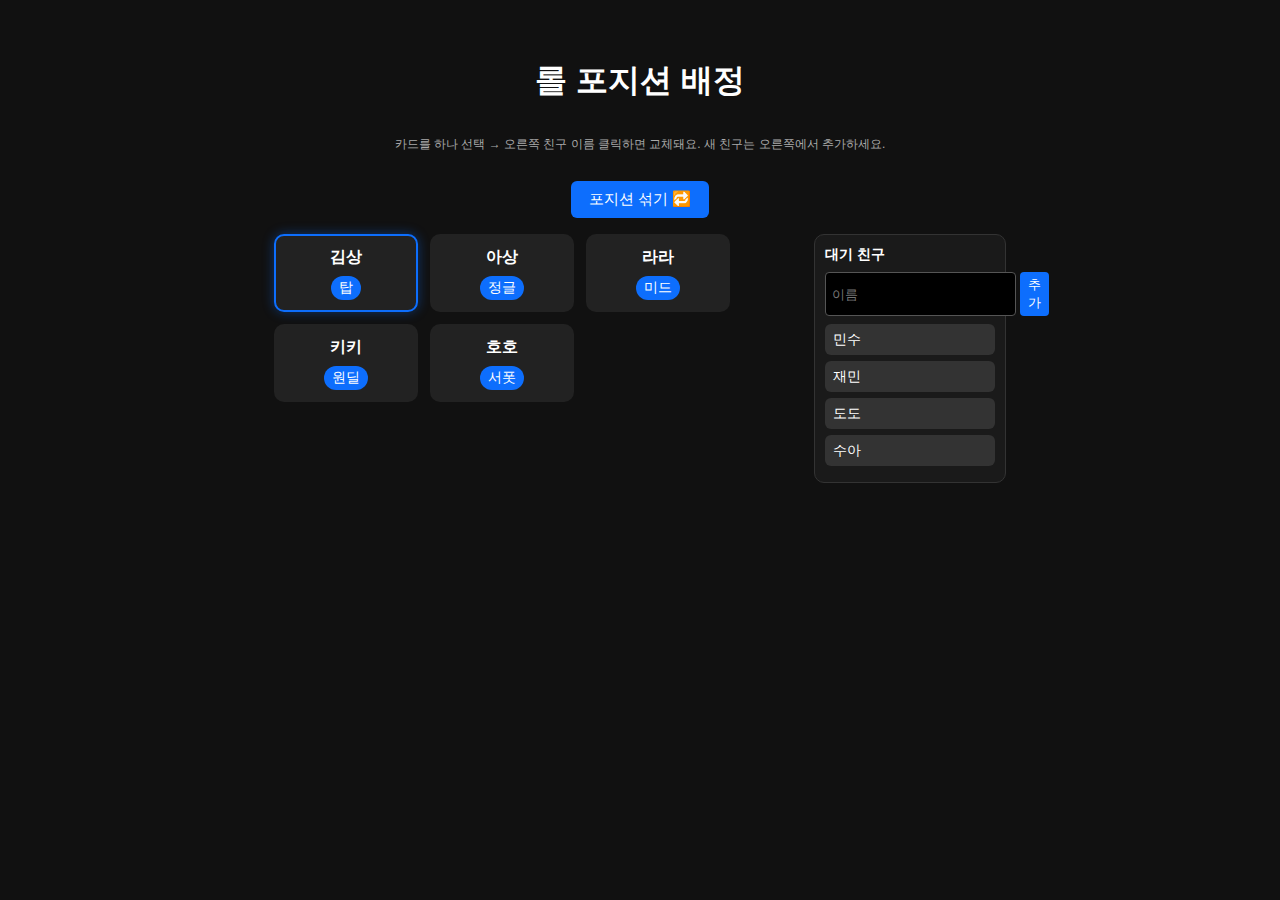
<file: index.html>
<!DOCTYPE html>
<html lang="ko">
  <head>
    <meta charset="UTF-8" />
    <title>롤 포지션 배정</title>

    <link rel="stylesheet" href="/View/style.css" />
  </head>
  <body>
    <h1>롤 포지션 배정</h1>
    <p class="small">
      카드를 하나 선택 → 오른쪽 친구 이름 클릭하면 교체돼요. 새 친구는
      오른쪽에서 추가하세요.
    </p>
    <button class="main-btn" onclick="shuffleRoles()">포지션 섞기 🔁</button>

    <div class="wrap">
      <!-- 현재 배정되는 애들 -->
      <div class="container" id="playerContainer"></div>

      <!-- 대기 친구들 -->
      <div class="friends-box" id="friendsBox">
        <h3>대기 친구</h3>
        <!-- 입력영역 추가 -->
        <div class="friend-input-wrap">
          <input type="text" id="newFriendInput" placeholder="이름" />
          <button onclick="addFriend()">추가</button>
        </div>
        <!-- 아래로 친구 목록이 렌더링됨 -->
      </div>
    </div>

    <script src="/View/script.js"></script>
  </body>
</html>
</file>
<file: View/style.css>
body {
  font-family: Arial, sans-serif;
  background: #111;
  color: #fff;
  display: flex;
  flex-direction: column;
  align-items: center;
  gap: 16px;
  padding: 30px 0;
}
h1 {
  margin-bottom: 5px;
}

.wrap {
  display: flex;
  gap: 20px;
  align-items: flex-start;
}

/* 현재 배정 영역 */
.container {
  display: flex;
  gap: 12px;
  flex-wrap: wrap;
  max-width: 520px;
}
.player-card {
  background: #222;
  border: 2px solid transparent;
  border-radius: 10px;
  width: 120px;
  padding: 10px;
  text-align: center;
  cursor: pointer;
}
.player-card.selected {
  border-color: #0d6efd;
  box-shadow: 0 0 12px rgba(13, 110, 253, 0.4);
}
.player-name {
  font-weight: bold;
  margin-bottom: 8px;
  font-size: 1.02rem;
}
.player-role {
  background: #0d6efd;
  border-radius: 20px;
  padding: 3px 8px;
  display: inline-block;
  font-size: 0.85rem;
}

/* 대기 친구 영역 */
.friends-box {
  background: #1a1a1a;
  border: 1px solid #333;
  border-radius: 10px;
  padding: 10px;
  width: 170px;
}
.friends-box h3 {
  margin-top: 0;
  font-size: 0.9rem;
  margin-bottom: 8px;
}
.friend-item {
  background: #333;
  padding: 6px 8px;
  border-radius: 6px;
  margin-bottom: 6px;
  cursor: pointer;
  font-size: 0.9rem;
}
.friend-item:hover {
  background: #444;
}

.small {
  font-size: 0.75rem;
  color: #aaa;
}

.friend-input-wrap {
  display: flex;
  gap: 4px;
  margin-bottom: 8px;
}
.friend-input-wrap input {
  flex: 1;
  padding: 4px 6px;
  border-radius: 4px;
  border: 1px solid #555;
  background: #000;
  color: #fff;
}
.friend-input-wrap button {
  padding: 4px 8px;
  border: none;
  background: #0d6efd;
  color: #fff;
  border-radius: 4px;
  cursor: pointer;
}
button.main-btn {
  background: #0d6efd;
  color: #fff;
  border: none;
  padding: 8px 18px;
  border-radius: 6px;
  cursor: pointer;
  font-size: 0.95rem;
}
button.main-btn:hover {
  background: #0b5ed7;
}
</file>
